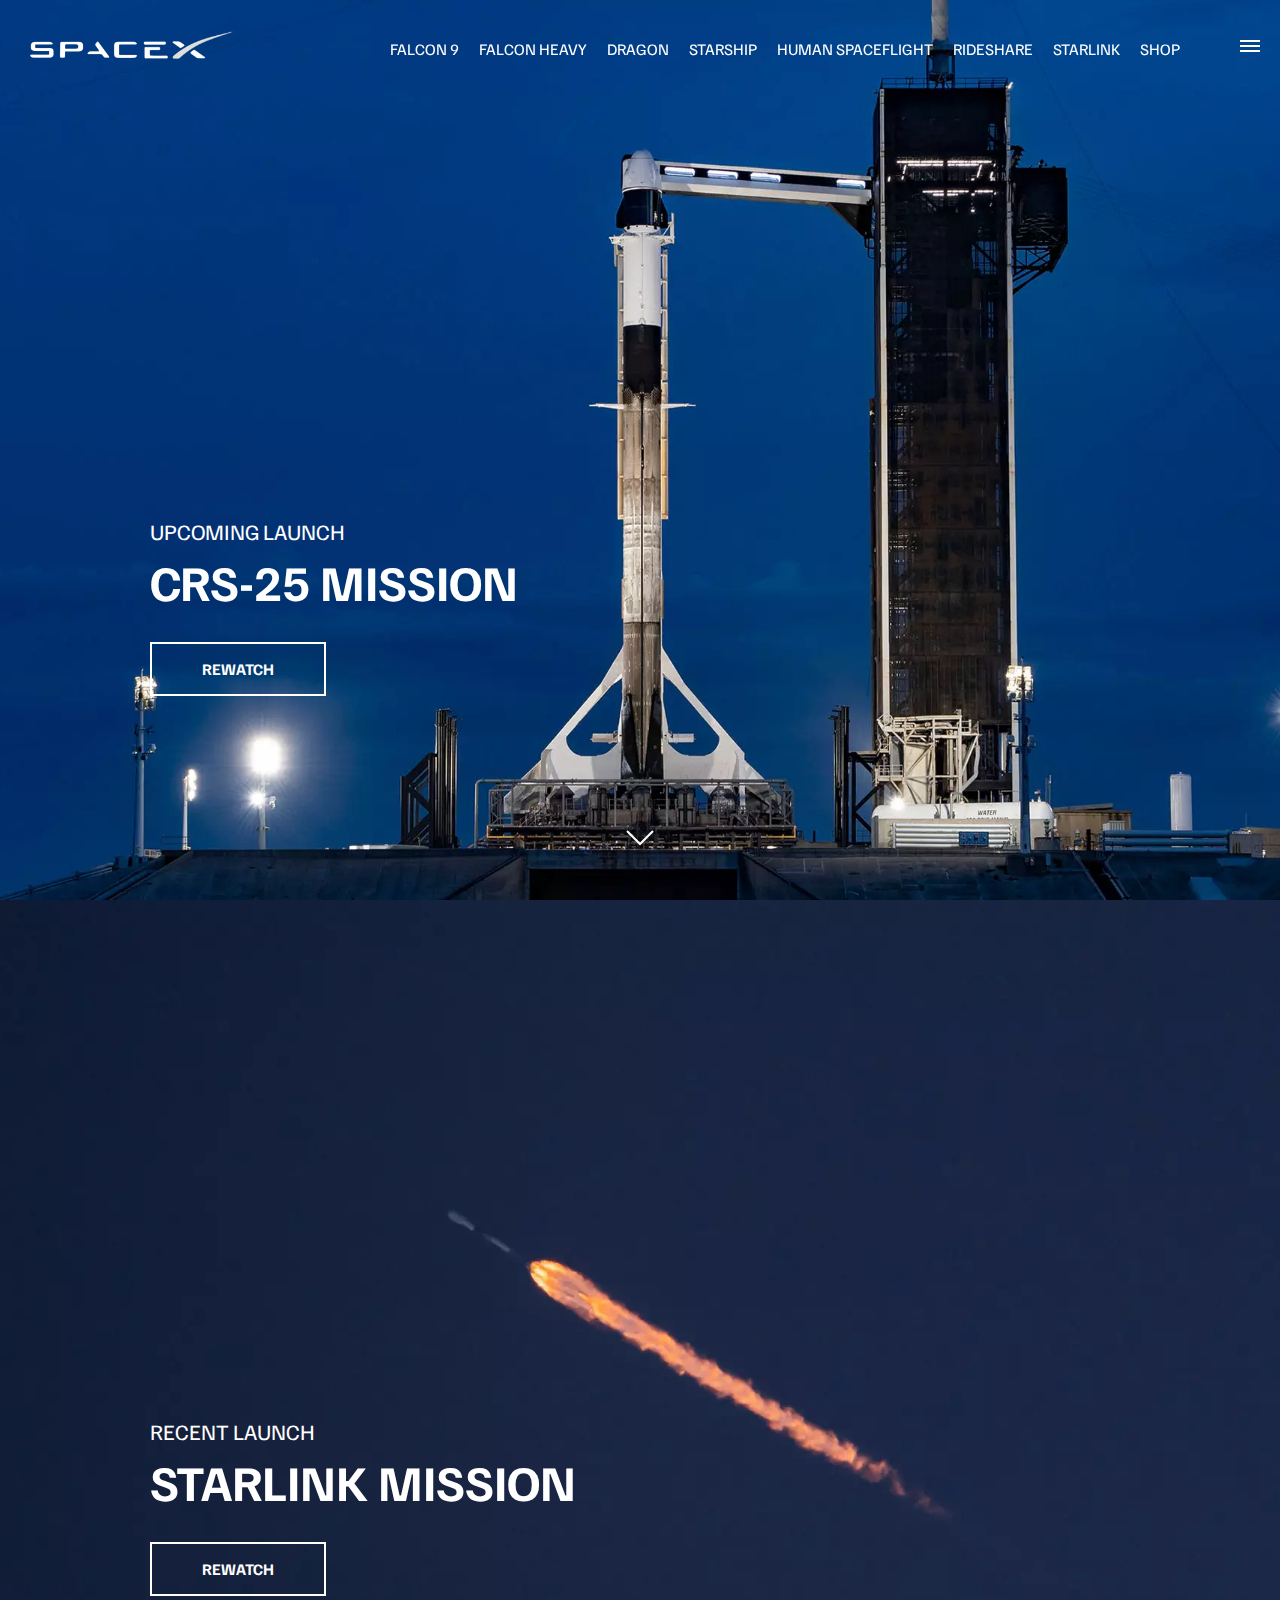
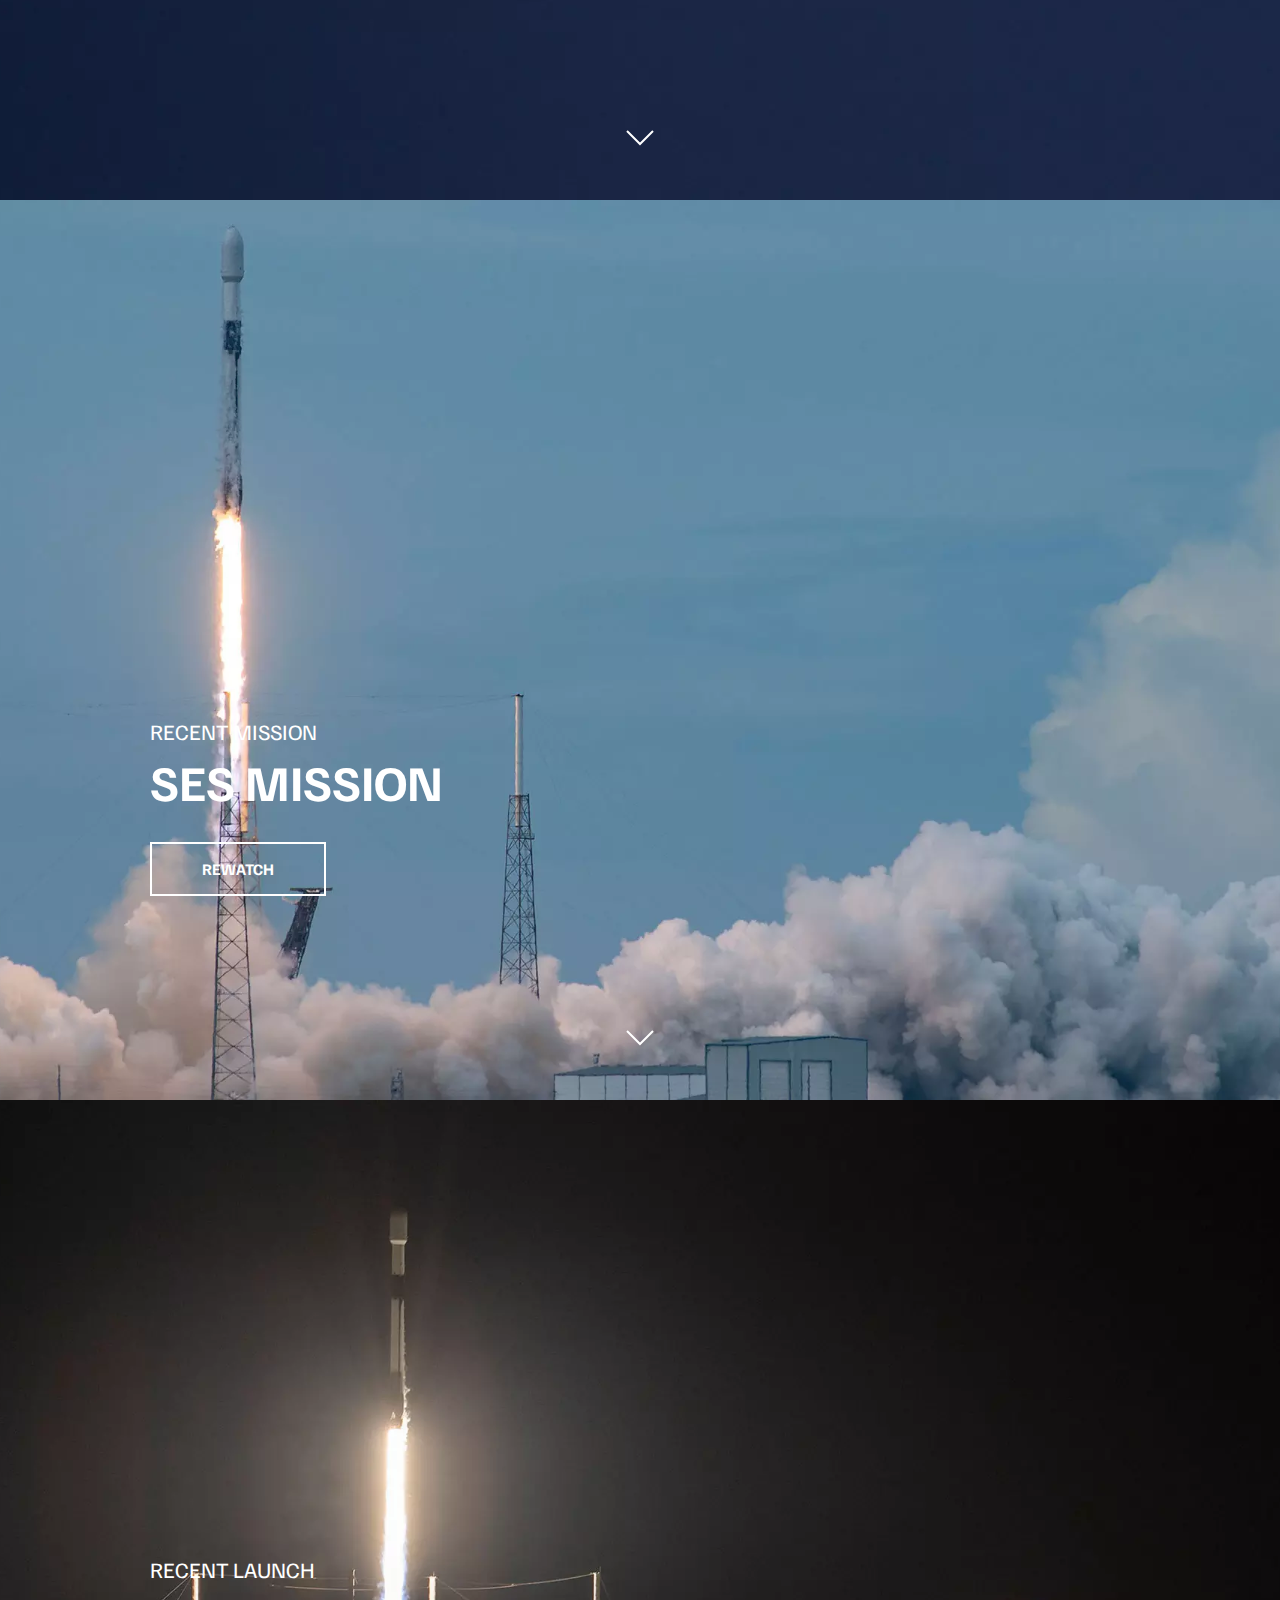
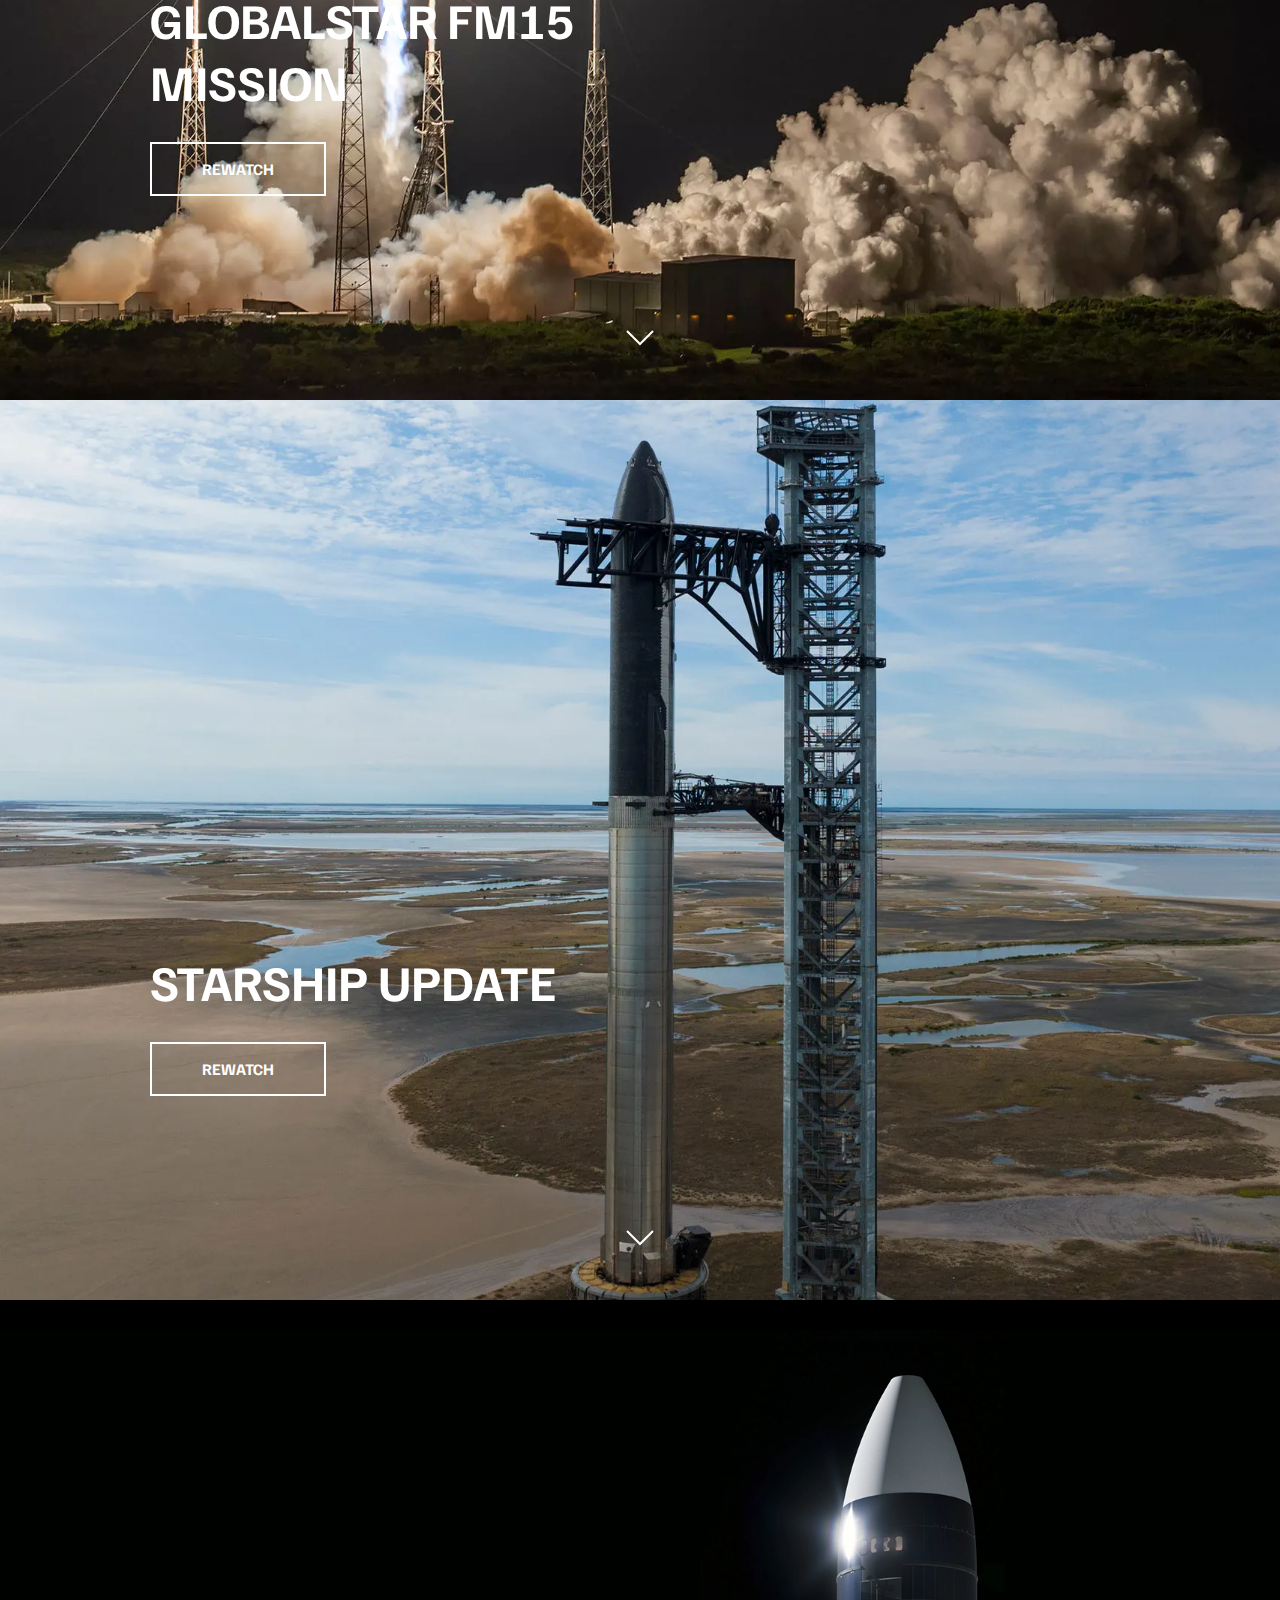
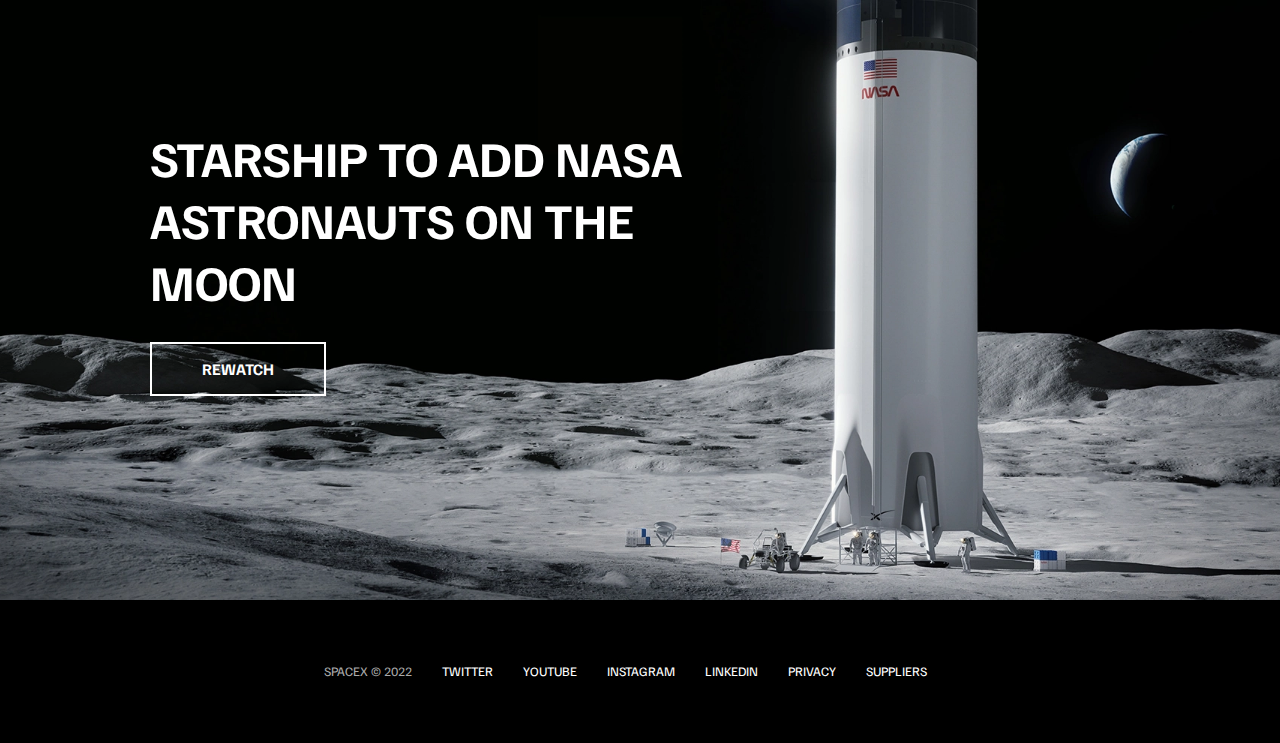
<file: index.html>
<!DOCTYPE html>
<html lang="en">
<head>
    <meta charset="UTF-8">
    <meta name="viewport" content="width=device-width, initial-scale=1.0">
    <link rel="stylesheet" href="style.css">
    <script src="script.js" defer></script>
    <title>SpaceX</title>
</head>
<body>
    <div id="overlay"></div>
    <div id="mobile-menu" class="mobile-main-menu">
        <ul>
            <li><a href="#">Mission</a></li>
            <li><a href="#">Launches</a></li>
            <li><a href="#">Careers</a></li>
            <li><a href="#">Updates</a></li>
            <li><a href="#">Shop</a></li>

            <li class="mobile-only"><a href="falcon9.html">Falcon 9</a></li>
            <li class="mobile-only"><a href="falcon-heavy.html">Falcon Heavy</a></li>
            <li class="mobile-only"><a href="dragon.html">Dragon</a></li>
            <li class="mobile-only"><a href="#">Starship</a></li>
            <li class="mobile-only"><a href="#">Human Spaceflight</a></li>
         </ul>
    </div>
    <header class="main-header">
        <div class="logo">
            <a href="index.html">
                <img src="img/logo.png" alt="SpaceX">
            </a>
        </div>
        <nav class="desktop-main-menu">
            <ul>
                <li><a href="falcon9.html">Falcon 9</a></li>
                <li><a href="falcon-heavy.html">Falcon Heavy</a></li>
                <li><a href="dragon.html">Dragon</a></li>
                <li><a href="#">Starship</a></li>
                <li><a href="#">Human Spaceflight</a></li>
                <li><a href="#">Rideshare</a></li>
                <li><a href="#">Starlink</a></li>
                <li><a href="#">Shop</a></li>
            </ul>
        </nav>
    </header>

    <!-- Hamburger Menu -->
    <button id="menu-btn" class="hamburger" type="button">
        <span class="hamburger-top"></span>
        <span class="hamburger-middle"></span>
        <span class="hamburger-bottom"></span>
    </button>
    
    <!-- Section A -->
    <section class="section-a">
        <div class="section-inner">
            <h4>Upcoming Launch</h4>
            <h2>CRS-25 Mission</h2>
            <a href="#" class="btn">
                <div class="hover"></div>
                <span>Rewatch</span>
            </a>
        </div>
        <div class="scroll-arrow">
            <svg width="30px" height="20px">
                <path
                    stroke="#ffffff"
                    fill="none"
                    stroke-width="2px"
                    d="M2.000, 5.000 L15.000, 18.000 L28.000, 5.000"
                ></path>
            </svg>
        </div>
    </section>

    <!-- Section B -->
    <section class="section-b">
        <div class="section-inner">
            <h4>Recent Launch</h4>
            <h2>Starlink Mission</h2>
            <a href="#" class="btn">
                <div class="hover"></div>
                <span>Rewatch</span>
            </a>
        </div>
        <div class="scroll-arrow">
            <svg width="30px" height="20px">
                <path
                    stroke="#ffffff"
                    fill="none"
                    stroke-width="2px"
                    d="M2.000, 5.000 L15.000, 18.000 L28.000, 5.000"
                ></path>
            </svg>
        </div>
    </section>

    <!-- Section C -->
    <section class="section-c">
        <div class="section-inner">
            <h4>Recent Mission</h4>
            <h2>SES Mission</h2>
            <a href="#" class="btn">
                <div class="hover"></div>
                <span>Rewatch</span>
            </a>
        </div>
        <div class="scroll-arrow">
            <svg width="30px" height="20px">
                <path
                    stroke="#ffffff"
                    fill="none"
                    stroke-width="2px"
                    d="M2.000, 5.000 L15.000, 18.000 L28.000, 5.000"
                ></path>
            </svg>
        </div>
    </section>

    <!-- Section D -->
    <section class="section-d">
        <div class="section-inner">
            <h4>Recent Launch</h4>
            <h2>Globalstar FM15 Mission</h2>
            <a href="#" class="btn">
                <div class="hover"></div>
                <span>Rewatch</span>
            </a>
        </div>
        <div class="scroll-arrow">
            <svg width="30px" height="20px">
                <path
                    stroke="#ffffff"
                    fill="none"
                    stroke-width="2px"
                    d="M2.000, 5.000 L15.000, 18.000 L28.000, 5.000"
                ></path>
            </svg>
        </div>
    </section>

    <!-- Section E -->
    <section class="section-e">
        <div class="section-inner">
            <h2>Starship Update</h2>
            <a href="#" class="btn">
                <div class="hover"></div>
                <span>Rewatch</span>
            </a>
        </div>
        <div class="scroll-arrow">
            <svg width="30px" height="20px">
                <path
                    stroke="#ffffff"
                    fill="none"
                    stroke-width="2px"
                    d="M2.000, 5.000 L15.000, 18.000 L28.000, 5.000"
                ></path>
            </svg>
        </div>
    </section>

    <!-- Section F -->
    <section class="section-f">
        <div class="section-inner">
            <h2>Starship to add NASA astronauts on the moon</h2>
            <a href="#" class="btn">
                <div class="hover"></div>
                <span>Rewatch</span>
            </a>
        </div>
    </section>

    <footer>
        <ul>
            <li>SpaceX &copy; 2022</li>
            <li><a href="#">Twitter</a></li>
            <li><a href="#">Youtube</a></li>
            <li><a href="#">Instagram</a></li>
            <li><a href="#">LinkedIn</a></li>
            <li><a href="#">Privacy</a></li>
            <li><a href="#">Suppliers</a></li>
        </ul>
    </footer>
</body>
</html>
</file>
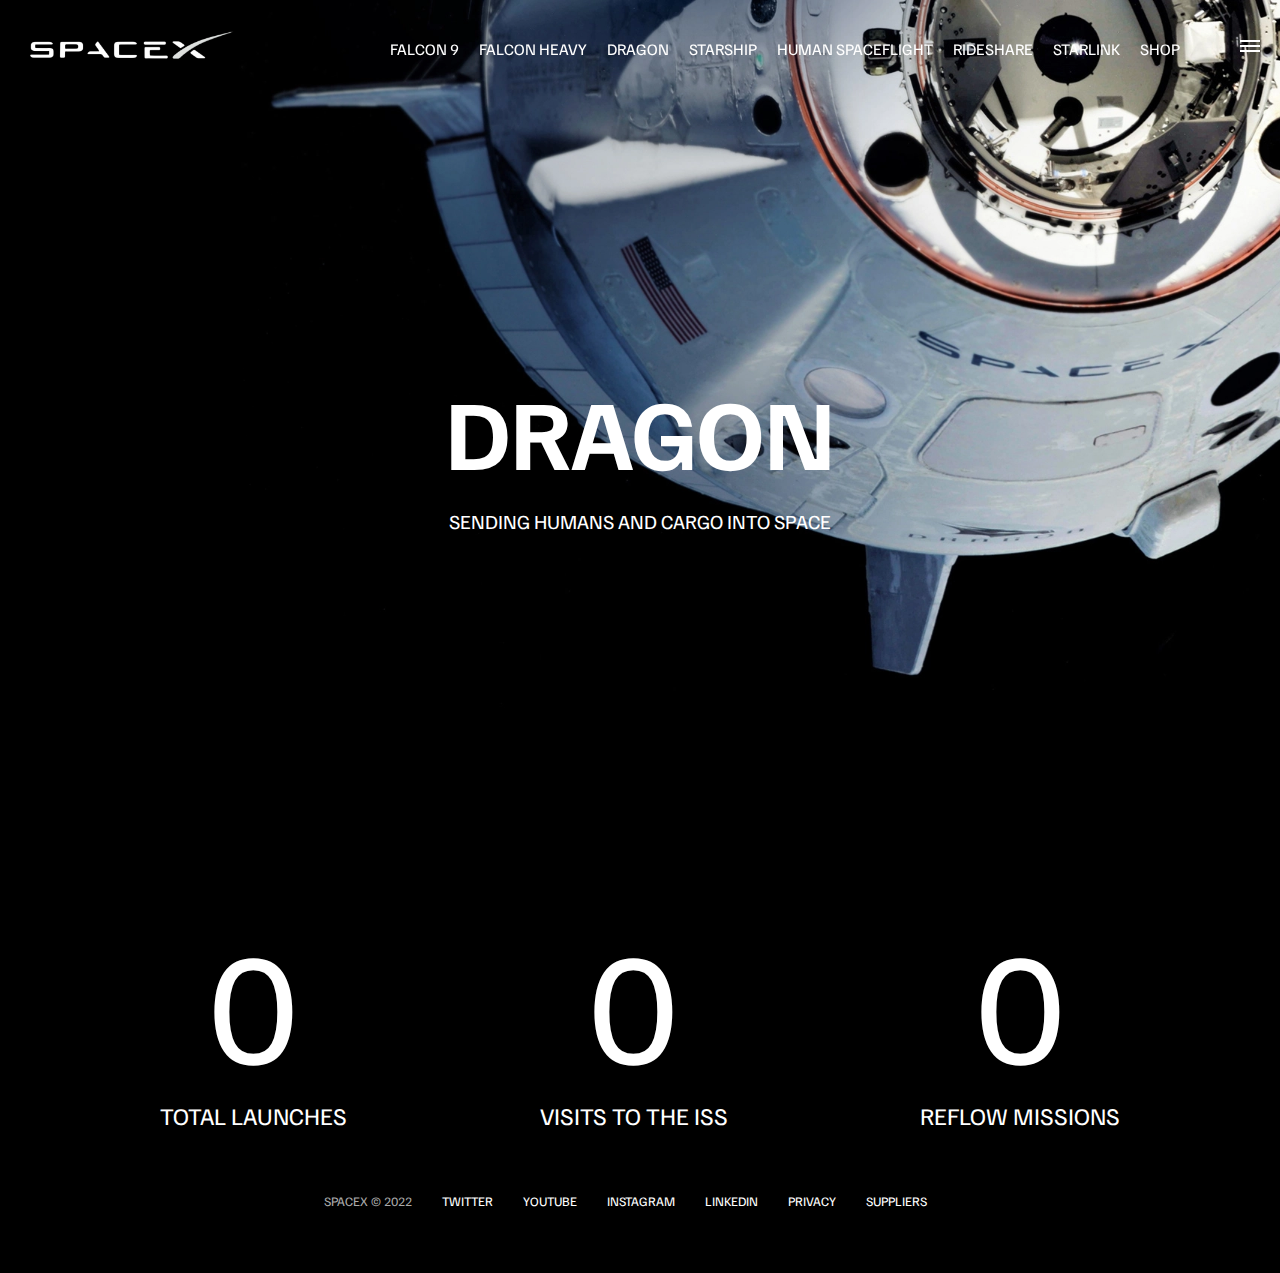
<file: dragon.html>
<!DOCTYPE html>
<html lang="en">
<head>
    <meta charset="UTF-8">
    <meta name="viewport" content="width=device-width, initial-scale=1.0">
    <link rel="stylesheet" href="style.css">
    <script src="script.js" defer></script>
    <title>SpaceX - Dragon</title>
</head>
<body>
    <div id="overlay"></div>
    <div id="mobile-menu" class="mobile-main-menu">
        <ul>
            <li><a href="#">Mission</a></li>
            <li><a href="#">Launches</a></li>
            <li><a href="#">Careers</a></li>
            <li><a href="#">Updates</a></li>
            <li><a href="#">Shop</a></li>

            <li class="mobile-only"><a href="falcon9.html">Falcon 9</a></li>
            <li class="mobile-only"><a href="falcon-heavy.html">Falcon Heavy</a></li>
            <li class="mobile-only"><a href="dragon.html">Dragon</a></li>
            <li class="mobile-only"><a href="#">Starship</a></li>
            <li class="mobile-only"><a href="#">Human Spaceflight</a></li>
         </ul>
    </div>
    <header class="main-header">
        <div class="logo">
            <a href="index.html">
                <img src="img/logo.png" alt="SpaceX">
            </a>
        </div>
        <nav class="desktop-main-menu">
            <ul>
                <li><a href="falcon9.html">Falcon 9</a></li>
                <li><a href="falcon-heavy.html">Falcon Heavy</a></li>
                <li><a href="dragon.html">Dragon</a></li>
                <li><a href="#">Starship</a></li>
                <li><a href="#">Human Spaceflight</a></li>
                <li><a href="#">Rideshare</a></li>
                <li><a href="#">Starlink</a></li>
                <li><a href="#">Shop</a></li>
            </ul>
        </nav>
    </header>

    <!-- Hamburger Menu -->
    <button id="menu-btn" class="hamburger" type="button">
        <span class="hamburger-top"></span>
        <span class="hamburger-middle"></span>
        <span class="hamburger-bottom"></span>
    </button>
    
    <section class="section-animate bg-dragon">

    </section>
    <div class="section-inner-center">
        <h3>Dragon</h3>
        <p>Sending humans and cargo into space</p>
    </div>
    
    <div class="stats">
        <div>
            <span class="counter" data-target="34">0</span>
            <h4>Total Launches</h4>
        </div>
        <div>
            <span class="counter" data-target="31">0</span>
            <h4>Visits to the ISS</h4>
        </div>
        <div>
            <span class="counter" data-target="13">0</span>
            <h4>Reflow Missions</h4>
        </div>
    </div>

    <footer>
        <ul>
            <li>SpaceX &copy; 2022</li>
            <li><a href="#">Twitter</a></li>
            <li><a href="#">Youtube</a></li>
            <li><a href="#">Instagram</a></li>
            <li><a href="#">LinkedIn</a></li>
            <li><a href="#">Privacy</a></li>
            <li><a href="#">Suppliers</a></li>
        </ul>
    </footer>
</body>
</html>
</file>
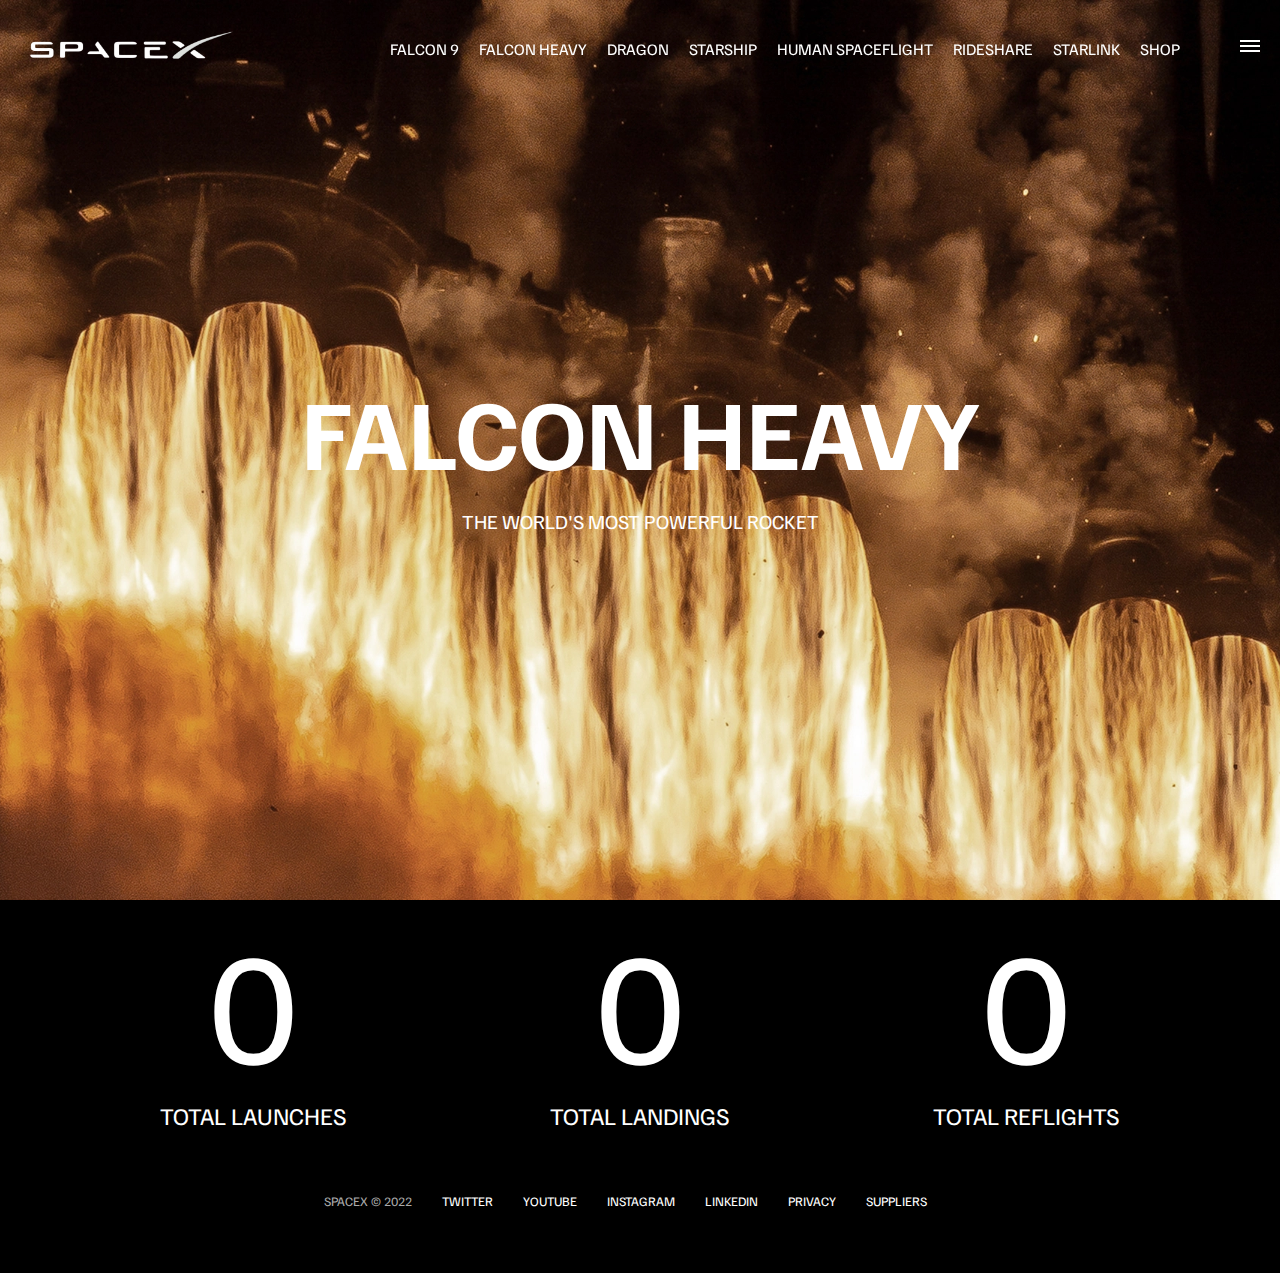
<file: falcon-heavy.html>
<!DOCTYPE html>
<html lang="en">
<head>
    <meta charset="UTF-8">
    <meta name="viewport" content="width=device-width, initial-scale=1.0">
    <link rel="stylesheet" href="style.css">
    <script src="script.js" defer></script>
    <title>SpaceX - Falcon Heavy</title>
</head>
<body>
    <div id="overlay"></div>
    <div id="mobile-menu" class="mobile-main-menu">
        <ul>
            <li><a href="#">Mission</a></li>
            <li><a href="#">Launches</a></li>
            <li><a href="#">Careers</a></li>
            <li><a href="#">Updates</a></li>
            <li><a href="#">Shop</a></li>

            <li class="mobile-only"><a href="falcon9.html">Falcon 9</a></li>
            <li class="mobile-only"><a href="falcon-heavy.html">Falcon Heavy</a></li>
            <li class="mobile-only"><a href="dragon.html">Dragon</a></li>
            <li class="mobile-only"><a href="#">Starship</a></li>
            <li class="mobile-only"><a href="#">Human Spaceflight</a></li>
         </ul>
    </div>
    <header class="main-header">
        <div class="logo">
            <a href="index.html">
                <img src="img/logo.png" alt="SpaceX">
            </a>
        </div>
        <nav class="desktop-main-menu">
            <ul>
                <li><a href="falcon9.html">Falcon 9</a></li>
                <li><a href="falcon-heavy.html">Falcon Heavy</a></li>
                <li><a href="dragon.html">Dragon</a></li>
                <li><a href="#">Starship</a></li>
                <li><a href="#">Human Spaceflight</a></li>
                <li><a href="#">Rideshare</a></li>
                <li><a href="#">Starlink</a></li>
                <li><a href="#">Shop</a></li>
            </ul>
        </nav>
    </header>

    <!-- Hamburger Menu -->
    <button id="menu-btn" class="hamburger" type="button">
        <span class="hamburger-top"></span>
        <span class="hamburger-middle"></span>
        <span class="hamburger-bottom"></span>
    </button>
    
    <section class="section-animate bg-falcon-heavy">

    </section>
    <div class="section-inner-center">
        <h3>Falcon Heavy</h3>
        <p>The world's most powerful rocket</p>
    </div>
    
    <div class="stats">
        <div>
            <span class="counter" data-target="3">0</span>
            <h4>Total Launches</h4>
        </div>
        <div>
            <span class="counter" data-target="7">0</span>
            <h4>Total Landings</h4>
        </div>
        <div>
            <span class="counter" data-target="4">0</span>
            <h4>Total Reflights</h4>
        </div>
    </div>

    <footer>
        <ul>
            <li>SpaceX &copy; 2022</li>
            <li><a href="#">Twitter</a></li>
            <li><a href="#">Youtube</a></li>
            <li><a href="#">Instagram</a></li>
            <li><a href="#">LinkedIn</a></li>
            <li><a href="#">Privacy</a></li>
            <li><a href="#">Suppliers</a></li>
        </ul>
    </footer>
</body>
</html>
</file>
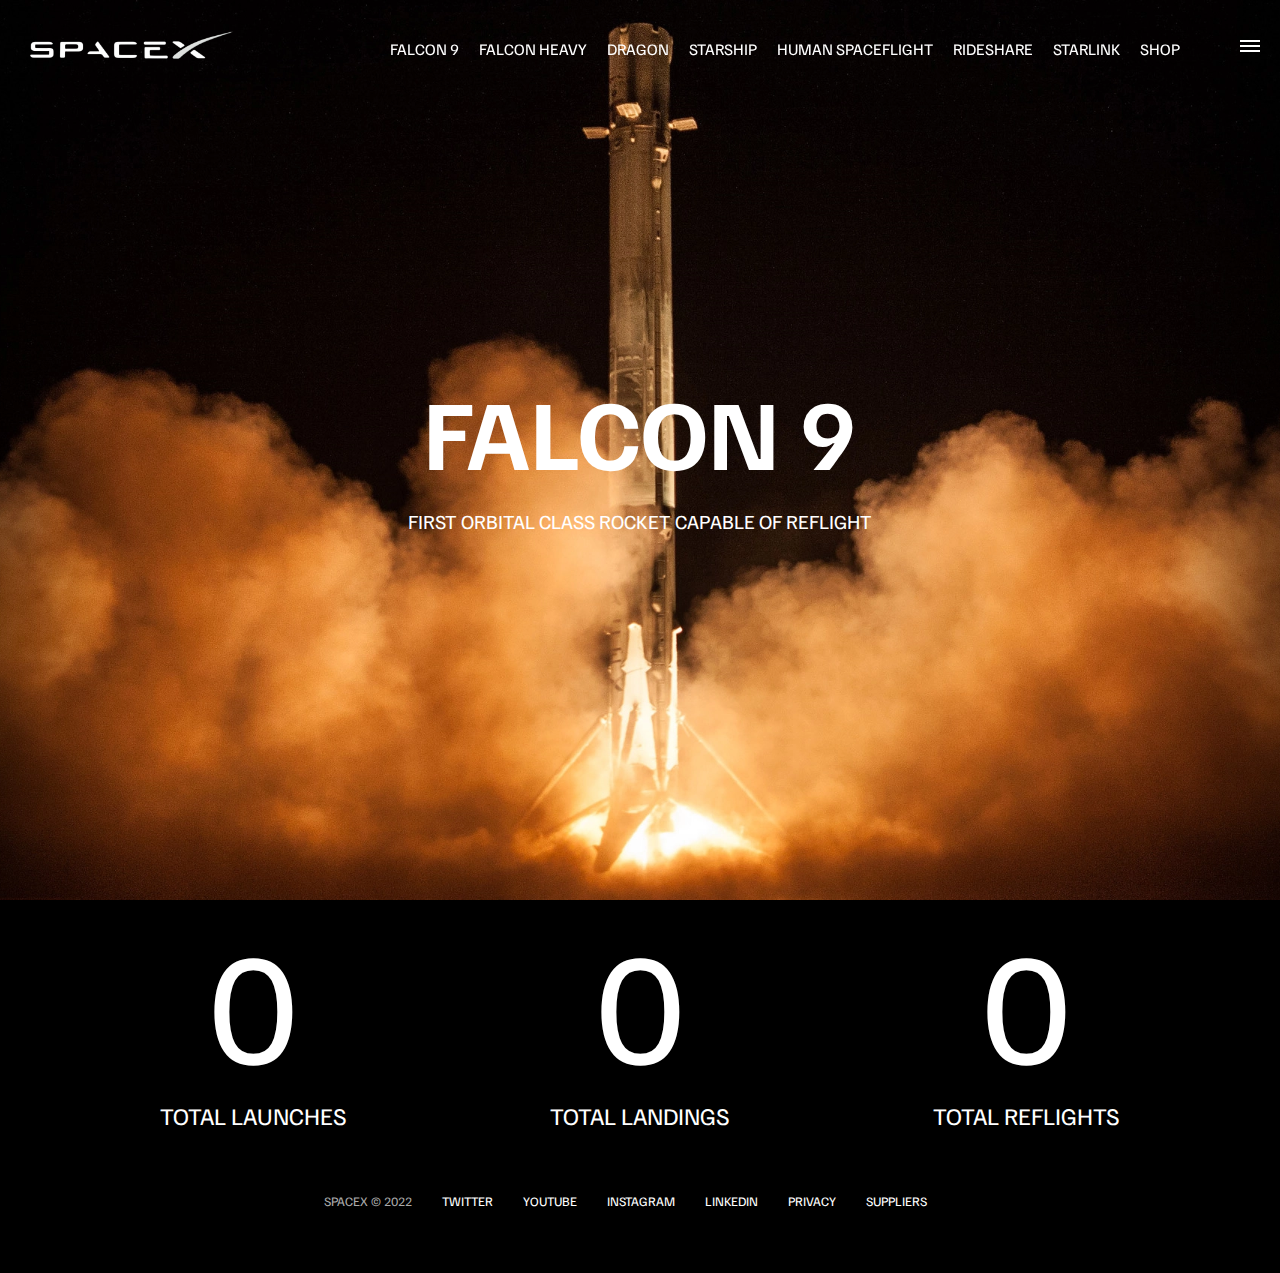
<file: falcon9.html>
<!DOCTYPE html>
<html lang="en">
<head>
    <meta charset="UTF-8">
    <meta name="viewport" content="width=device-width, initial-scale=1.0">
    <link rel="stylesheet" href="style.css">
    <script src="script.js" defer></script>
    <title>SpaceX - Falcon 9</title>
</head>
<body>
    <div id="overlay"></div>
    <div id="mobile-menu" class="mobile-main-menu">
        <ul>
            <li><a href="#">Mission</a></li>
            <li><a href="#">Launches</a></li>
            <li><a href="#">Careers</a></li>
            <li><a href="#">Updates</a></li>
            <li><a href="#">Shop</a></li>

            <li class="mobile-only"><a href="falcon9.html">Falcon 9</a></li>
            <li class="mobile-only"><a href="falcon-heavy.html">Falcon Heavy</a></li>
            <li class="mobile-only"><a href="dragon.html">Dragon</a></li>
            <li class="mobile-only"><a href="#">Starship</a></li>
            <li class="mobile-only"><a href="#">Human Spaceflight</a></li>
         </ul>
    </div>
    <header class="main-header">
        <div class="logo">
            <a href="index.html">
                <img src="img/logo.png" alt="SpaceX">
            </a>
        </div>
        <nav class="desktop-main-menu">
            <ul>
                <li><a href="falcon9.html">Falcon 9</a></li>
                <li><a href="falcon-heavy.html">Falcon Heavy</a></li>
                <li><a href="dragon.html">Dragon</a></li>
                <li><a href="#">Starship</a></li>
                <li><a href="#">Human Spaceflight</a></li>
                <li><a href="#">Rideshare</a></li>
                <li><a href="#">Starlink</a></li>
                <li><a href="#">Shop</a></li>
            </ul>
        </nav>
    </header>

    <!-- Hamburger Menu -->
    <button id="menu-btn" class="hamburger" type="button">
        <span class="hamburger-top"></span>
        <span class="hamburger-middle"></span>
        <span class="hamburger-bottom"></span>
    </button>
    
    <section class="section-animate bg-falcon-9">

    </section>
    <div class="section-inner-center">
        <h3>Falcon 9</h3>
        <p>First orbital class rocket capable of reflight</p>
    </div>
    
    <div class="stats">
        <div>
            <span class="counter" data-target="3">0</span>
            <h4>Total Launches</h4>
        </div>
        <div>
            <span class="counter" data-target="7">0</span>
            <h4>Total Landings</h4>
        </div>
        <div>
            <span class="counter" data-target="4">0</span>
            <h4>Total Reflights</h4>
        </div>
    </div>

    <footer>
        <ul>
            <li>SpaceX &copy; 2022</li>
            <li><a href="#">Twitter</a></li>
            <li><a href="#">Youtube</a></li>
            <li><a href="#">Instagram</a></li>
            <li><a href="#">LinkedIn</a></li>
            <li><a href="#">Privacy</a></li>
            <li><a href="#">Suppliers</a></li>
        </ul>
    </footer>
</body>
</html>
</file>
<file: style.css>
@import url('https://fonts.googleapis.com/css2?family=Familjen+Grotesk:wght@400;600;700&family=Open+Sans:wght@400;600;700&display=swap');

*, *::before, *::after {
    margin: 0;
    padding: 0;
    box-sizing: border-box;
}


body {
    font-family: 'Familjen Grotesk', sans-serif;
    background: #000;
    color: #fff;
}

a {
    text-decoration: none;
    color: #fff;
}

ul {
    list-style: none;
}

/* Header/Navbar */
.main-header {
    position: fixed;
    top: 0;
    left: 0;
    width: 100%;
    z-index: 3;
    display: flex;
    justify-content: space-between;
    align-items: center;
    text-transform: uppercase;
    height: 100px;
    padding: 0 30px;
}

/* Logo */
.logo {
    width: 210px;
    height: auto;
}

.logo img {
    width: 100%;
    height: auto;
    display: block;
}

/* Desktop Menu */
.desktop-main-menu {
    margin-right: 50px;
}

.desktop-main-menu ul {
    display: flex;
}

.desktop-main-menu ul li {
    position: relative;
    margin-right: 20px;
    padding-bottom: 2px;
}

.desktop-main-menu ul li a::after {
    content: "";
    position: absolute;
    bottom: 0;
    left: 0;
    width: 100%;
    height: 1px;
    background: #fff;
    transform: scaleX(0);
    transition: transform 0.6s cubic-bezier(0.19, 1, 0.22, 1);
    transform-origin: right center;
}

.desktop-main-menu ul li a:hover::after {
    transform: scaleX(1);
    transform-origin: left center;
    transition-duration: 0.4s;
}

/* Sections */
section {
    height: 100vh;
    position: relative;
    background-position: center;
    background-repeat: no-repeat;
    background-size: cover;
    text-transform: uppercase;
}

.section-inner {
    position: absolute;
    bottom: 200px;
    left: 150px;
    max-width: 560px;
}

.section-inner h4 {
    font-size: 22px;
    margin-bottom: 5px;
    font-weight: 300;
    animation: fadeInUp 2s ease-in-out;
}

.section-inner h2 {
    font-size: 50px;
    font-weight: 700;
    margin-bottom: 20px;
    animation: fadeInUp 2s ease-in-out 0.2s;
    animation-fill-mode: both;
}

.section-inner a {
    animation: fadeInUp 2s ease-in-out 0.4s;
    animation-fill-mode: both;
}

/* Background images */
.section-a {
    background-image: url(img/section-a.webp);
}

.section-b {
    background-image: url(img/section-b.webp);
}

.section-c {
    background-image: url(img/section-c.webp);
}

.section-d {
    background-image: url(img/section-d.webp);
}

.section-e {
    background-image: url(img/section-e.webp);
}

.section-f {
    background-image: url(img/section-f.webp);
}

.btn {
    position: relative;
    display: inline-block;
    cursor: pointer;
    text-align: center;
    margin-top: 10px;
    min-width: 130px;
    padding: 15px 50px;
    border: 2px solid #fff;
    font-weight: bold;
    text-transform: uppercase;
    overflow: hidden;
    z-index: 2;

}

.btn:hover span {
    color: #000;
}

.btn .hover {
    position: absolute;
    top: 0;
    left: 0;
    width: 100%;
    height: 100%;
    background-color: #fff;
    color: #fff;
    z-index: -1;
    transform: translateY(100%);
    transition: transform 0.6s cubic-bezier(0.19, 1, 0.22, 1);
}

.btn:hover .hover {
    transform: translateY(0);
}

.scroll-arrow {
    position: absolute;
    bottom: 50px;
    left: 50%;
    transform: translateX(-50%);
    animation: fadeBounce 5s infinite;
}

/* Footer */

footer {
    position: relative;
    padding: 55px 0;
}

footer ul {
    display: flex;
    align-items: center;
    justify-content: center;
    flex-wrap: wrap;
}

footer ul li {
    margin-right: 30px;
    color: #aaa;
    text-transform: uppercase;
    font-size: 13px;
    line-height: 2.5;
}

footer ul li a {
    color: #fff;
    transition: color 0.6s;
}

footer ul li a:hover {
    color: #aaa;
}

/* Hamburger Menu */
.hamburger {
    position: fixed;
    top: 40px;
    right: 20px;
    width: 20px;
    height: 20px;
    z-index: 10;
    cursor: pointer;
    border: none;
    background: none;
}

.hamburger-top,
.hamburger-middle,
.hamburger-bottom {
    position: absolute;
    width: 20px;
    height: 2px;
    top: 0;
    left: 0;
    background: #fff;
    transition: all 0.5s;
}

.hamburger-middle {
    transform: translateY(5px);
}

.hamburger-bottom {
    transform: translateY(10px);
}

/* Transition hamburger to X when open */

.open .hamburger-middle {
    display: none;
}

.open .hamburger-top {
    transform: rotate(45deg) translateY(6px) translateX(6px);
}

.open .hamburger-bottom {
    transform: rotate(-45deg) translateY(6px) translateX(-6px);
}

/* Overlay Show */
.overlay-show {
    position: fixed;
    top: 0;
    left: 0;
    width: 100%;
    height: 100%;
    background-color: rgba(0, 0, 0, 0.5);
    z-index: 3;
}

/* Stop body scroll */
.stop-scrolling {
    overflow: hidden;
}

/* Hide mobile menu items */
.mobile-only {
    display: none;
}

/* Mobile menu */
.mobile-main-menu {
    position: fixed;
    background: #000;
    z-index: 4;
    top: 0;
    right: 0;
    width: 350px;
    height: 100%;
    display: flex;
    justify-content: center;
    align-items: center;
    transform: translateX(100%);
    transition: transform 0.6s cubic-bezier(0.19,1, 0.22, 1);
}

/* Bring menu from right */
.show-menu {
    transform: translateX(0);
}

.mobile-main-menu ul {
    display: flex;
    flex-direction: column;
    justify-content: center;
    align-items: end;
    width: 100%;
    padding: 50px;
}

.mobile-main-menu ul li {
    margin-bottom: 20px;
    font-size: 18px;
    text-transform: uppercase;
    border-bottom: 1px #555 dotted;
    width: 100%;
    text-align: right;
    padding-bottom: 8px;
}

.mobile-main-menu ul li a {
    color: #fff;
    transition: color 0.6s;
}

.mobile-main-menu ul li a:hover {
    color: #aaa;
}

/* Inner Pages */
.bg-falcon-9 {
    background-image: url(img/falcon-9.webp);
}

.bg-falcon-heavy {
    background-image: url(img/falcon-heavy.webp);
}

.bg-dragon {
    background-image: url(img/dragon.webp);
}

.section-animate {
    animation: fadeIn 2s ease-in-out;
}

.section-inner-center {
    position: absolute;
    top: 50%;
    left: 50%;
    transform: translate(-50%, -50%);
    text-transform: uppercase;
    text-align: center;
    width: 80%;
}

.section-inner-center h3 {
    font-size: 100px;
    margin-bottom: 15px;
    animation: fadeInUp 0.5s ease-in-out;
    animation-fill-mode: both;
}

.section-inner-center p {
    font-size: 20px;
    animation: fadeInUp 0.5s ease-in-out 0.2s;
    animation-fill-mode: both;
}

/* Stats */
.stats {
    max-width: 960px;
    margin: 0 auto;
    display: flex;
    align-items: center;
    justify-content: space-between;
    text-transform: uppercase;
    text-align: center;
}

.stats div span {
    font-size: 160px;
}

.stats div h4 {
    font-size: 24px;
    font-weight: 300;
}

/* Animations */

@keyframes fadeInUp {
    0% {
        opacity: 0;
        transform: translateY(140px);

    }

    100% {
        opacity: 1;
        transform: translateY(0);
    }
}

@keyframes fadeIn {
    0% {
        opacity: 0;
    }

    100% {
        opacity: 1;
    }
}

@keyframes fadeBounce {
    0%,
    20%,
    50%,
    80%,
    100% {
        opacity: 0;
        transform: translateY(-20px);
    }

    40% {
        opacity: 1;
        transform: translateY(0);
    }
}

/* Media Queries */

@media(max-width: 600px) {
    .section-inner {
        bottom: 75px;
        left: 20px;
    }
    
    .section-inner-center h3 {
        font-size: 50px;
    }

    .section-inner-center h3 {
        font-size: 75px;
    }

    .section-inner h2 {
        font-size: 40px;
    }

    footer ul li:first-child {
        top: 30px;
        left: 50%;
        transform: translate(-50%, -50%);
        position: absolute;
    }

    footer ul li {
        margin-right: 15px;
    }

    .logo {
        margin: auto;
        width: 150px;
    }

    /* Stats */
    .stats {
        flex-direction: column;
    }

    .stats div {
        margin-bottom: 20px;
    }
}

@media(max-width: 960px) {
    .desktop-main-menu {
        display: none;
    }

    .section-inner-center h3 {
        font-size: 75px;
    }

    .mobile-only {
        display: block;
    }
}
</file>
